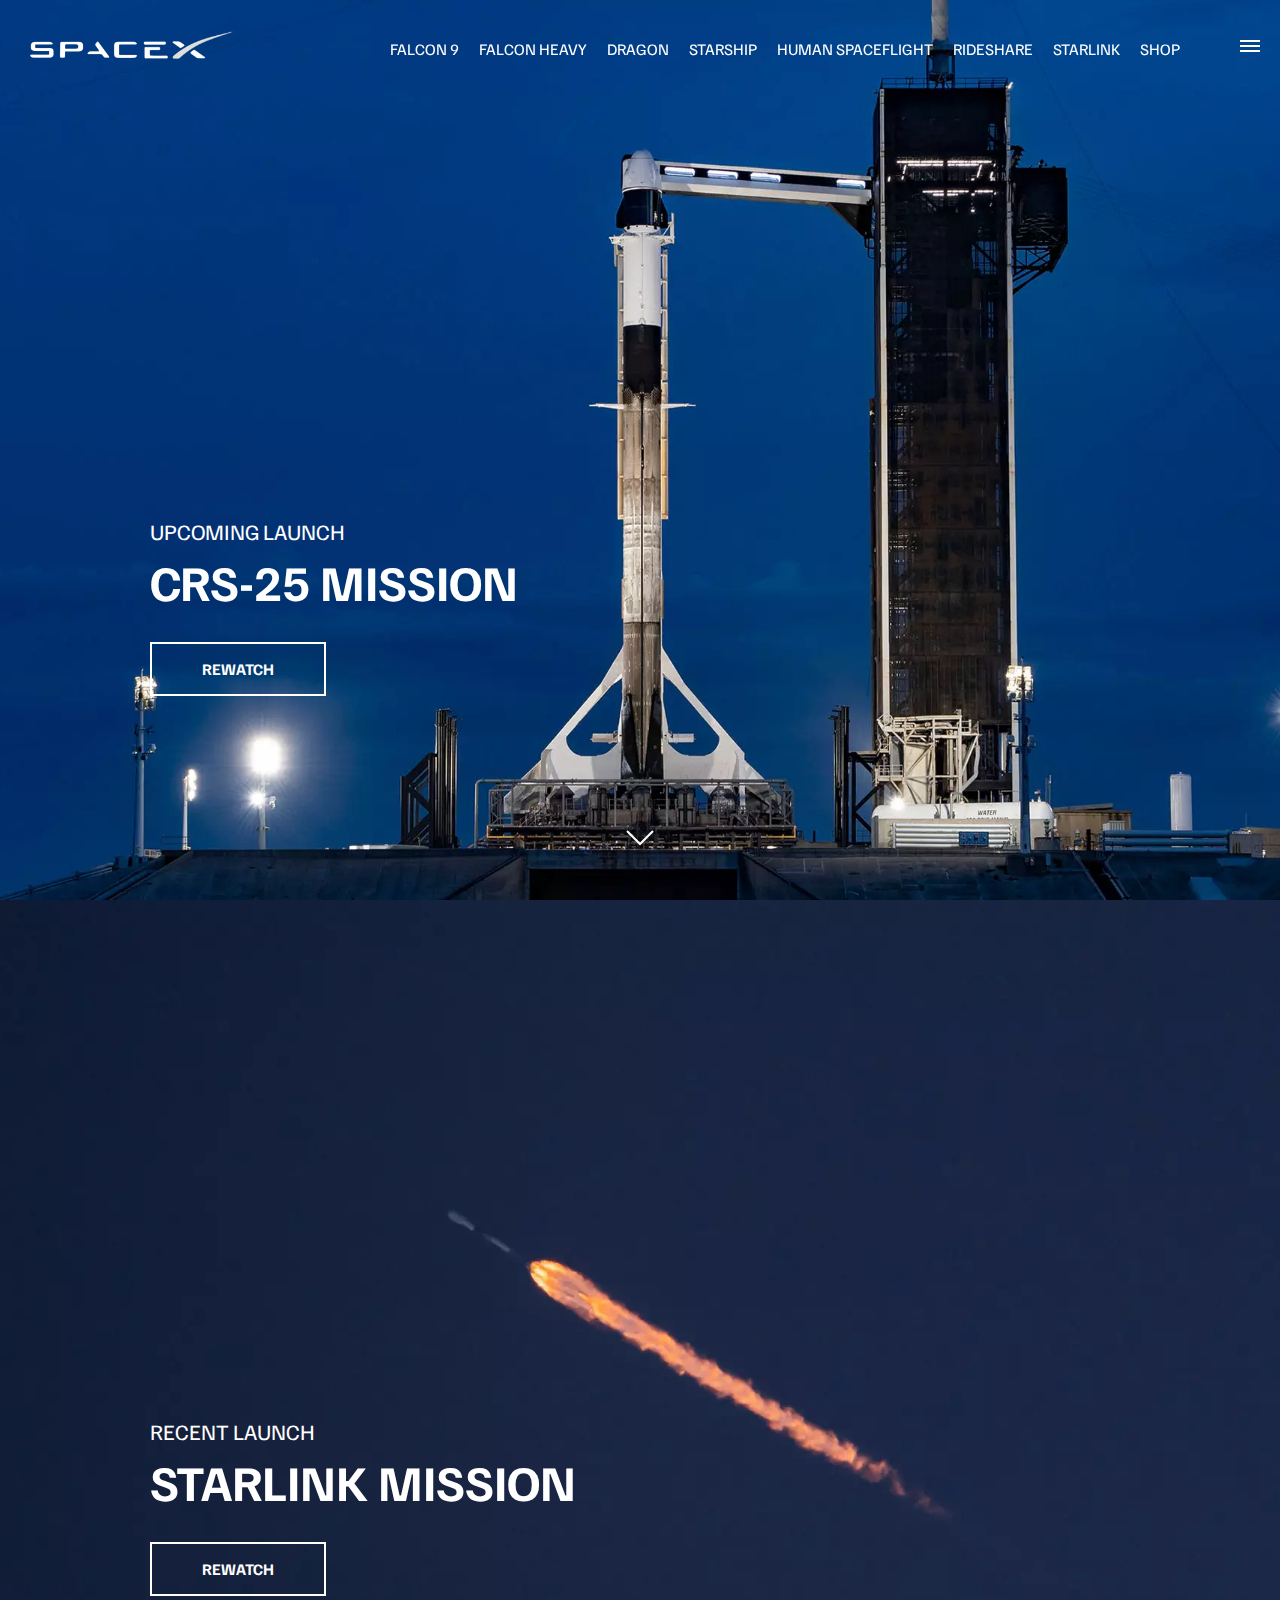
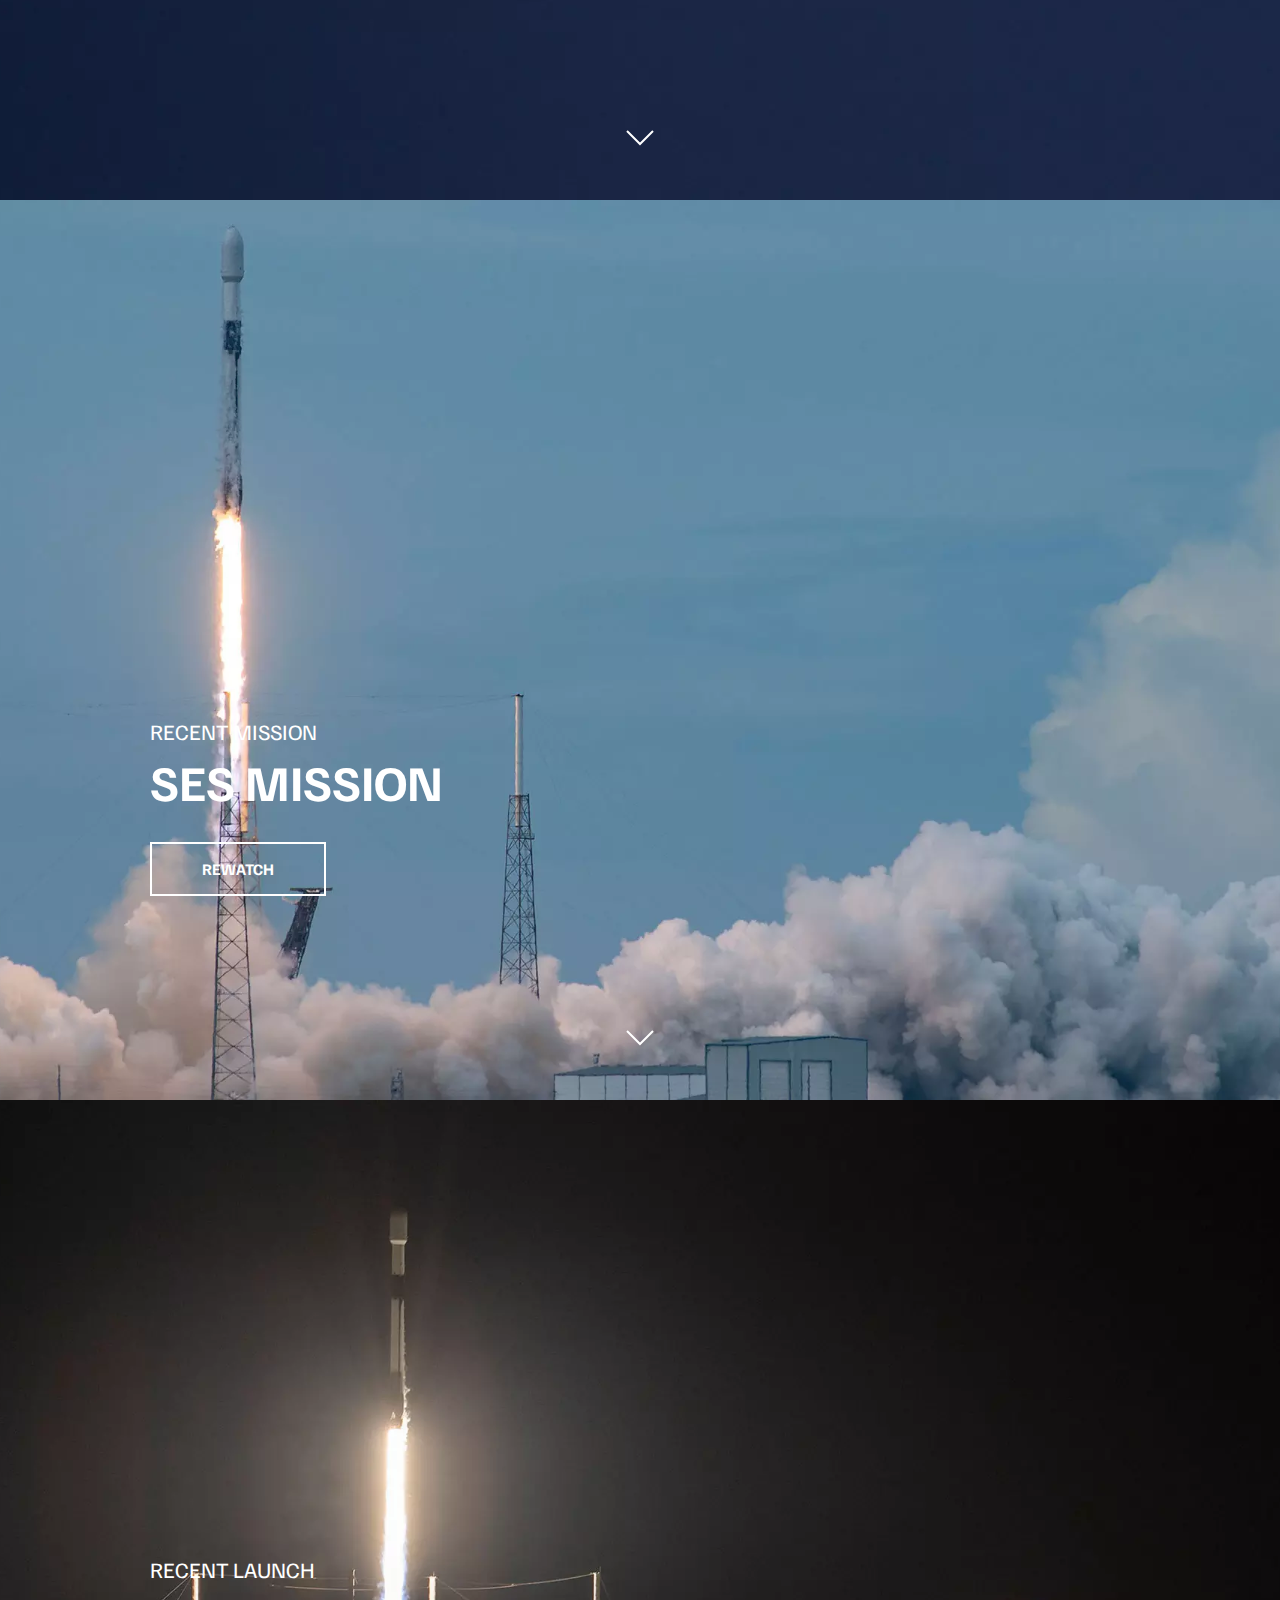
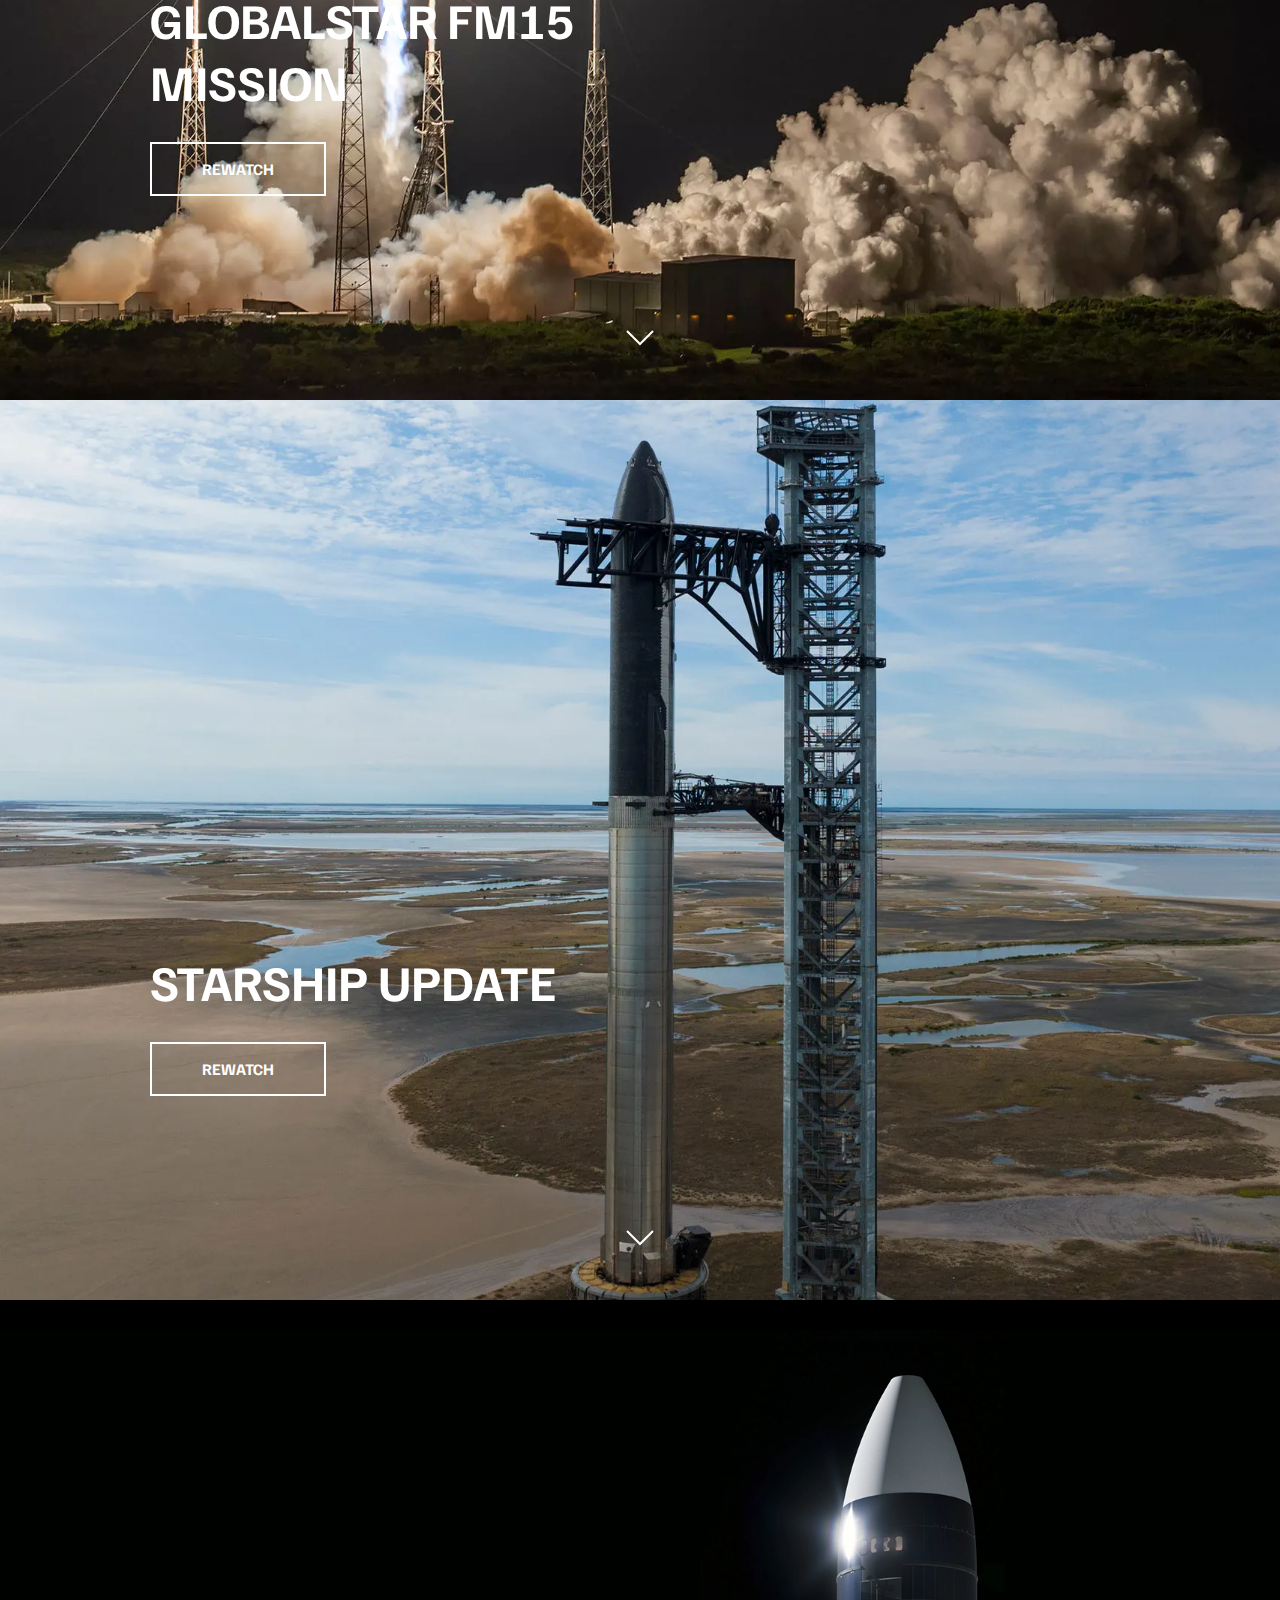
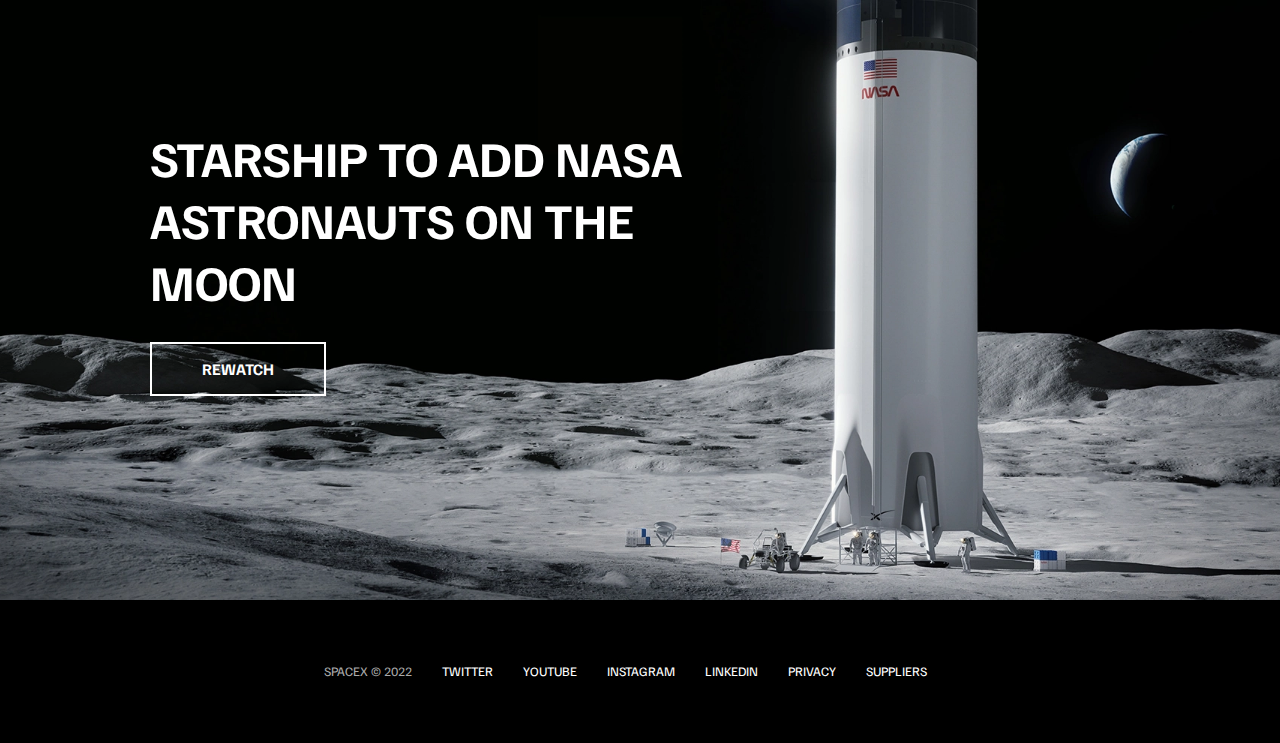
<file: index.html>
<!DOCTYPE html>
<html lang="en">
<head>
    <meta charset="UTF-8">
    <meta name="viewport" content="width=device-width, initial-scale=1.0">
    <link rel="stylesheet" href="style.css">
    <script src="script.js" defer></script>
    <title>SpaceX</title>
</head>
<body>
    <div id="overlay"></div>
    <div id="mobile-menu" class="mobile-main-menu">
        <ul>
            <li><a href="#">Mission</a></li>
            <li><a href="#">Launches</a></li>
            <li><a href="#">Careers</a></li>
            <li><a href="#">Updates</a></li>
            <li><a href="#">Shop</a></li>

            <li class="mobile-only"><a href="falcon9.html">Falcon 9</a></li>
            <li class="mobile-only"><a href="falcon-heavy.html">Falcon Heavy</a></li>
            <li class="mobile-only"><a href="dragon.html">Dragon</a></li>
            <li class="mobile-only"><a href="#">Starship</a></li>
            <li class="mobile-only"><a href="#">Human Spaceflight</a></li>
         </ul>
    </div>
    <header class="main-header">
        <div class="logo">
            <a href="index.html">
                <img src="img/logo.png" alt="SpaceX">
            </a>
        </div>
        <nav class="desktop-main-menu">
            <ul>
                <li><a href="falcon9.html">Falcon 9</a></li>
                <li><a href="falcon-heavy.html">Falcon Heavy</a></li>
                <li><a href="dragon.html">Dragon</a></li>
                <li><a href="#">Starship</a></li>
                <li><a href="#">Human Spaceflight</a></li>
                <li><a href="#">Rideshare</a></li>
                <li><a href="#">Starlink</a></li>
                <li><a href="#">Shop</a></li>
            </ul>
        </nav>
    </header>

    <!-- Hamburger Menu -->
    <button id="menu-btn" class="hamburger" type="button">
        <span class="hamburger-top"></span>
        <span class="hamburger-middle"></span>
        <span class="hamburger-bottom"></span>
    </button>
    
    <!-- Section A -->
    <section class="section-a">
        <div class="section-inner">
            <h4>Upcoming Launch</h4>
            <h2>CRS-25 Mission</h2>
            <a href="#" class="btn">
                <div class="hover"></div>
                <span>Rewatch</span>
            </a>
        </div>
        <div class="scroll-arrow">
            <svg width="30px" height="20px">
                <path
                    stroke="#ffffff"
                    fill="none"
                    stroke-width="2px"
                    d="M2.000, 5.000 L15.000, 18.000 L28.000, 5.000"
                ></path>
            </svg>
        </div>
    </section>

    <!-- Section B -->
    <section class="section-b">
        <div class="section-inner">
            <h4>Recent Launch</h4>
            <h2>Starlink Mission</h2>
            <a href="#" class="btn">
                <div class="hover"></div>
                <span>Rewatch</span>
            </a>
        </div>
        <div class="scroll-arrow">
            <svg width="30px" height="20px">
                <path
                    stroke="#ffffff"
                    fill="none"
                    stroke-width="2px"
                    d="M2.000, 5.000 L15.000, 18.000 L28.000, 5.000"
                ></path>
            </svg>
        </div>
    </section>

    <!-- Section C -->
    <section class="section-c">
        <div class="section-inner">
            <h4>Recent Mission</h4>
            <h2>SES Mission</h2>
            <a href="#" class="btn">
                <div class="hover"></div>
                <span>Rewatch</span>
            </a>
        </div>
        <div class="scroll-arrow">
            <svg width="30px" height="20px">
                <path
                    stroke="#ffffff"
                    fill="none"
                    stroke-width="2px"
                    d="M2.000, 5.000 L15.000, 18.000 L28.000, 5.000"
                ></path>
            </svg>
        </div>
    </section>

    <!-- Section D -->
    <section class="section-d">
        <div class="section-inner">
            <h4>Recent Launch</h4>
            <h2>Globalstar FM15 Mission</h2>
            <a href="#" class="btn">
                <div class="hover"></div>
                <span>Rewatch</span>
            </a>
        </div>
        <div class="scroll-arrow">
            <svg width="30px" height="20px">
                <path
                    stroke="#ffffff"
                    fill="none"
                    stroke-width="2px"
                    d="M2.000, 5.000 L15.000, 18.000 L28.000, 5.000"
                ></path>
            </svg>
        </div>
    </section>

    <!-- Section E -->
    <section class="section-e">
        <div class="section-inner">
            <h2>Starship Update</h2>
            <a href="#" class="btn">
                <div class="hover"></div>
                <span>Rewatch</span>
            </a>
        </div>
        <div class="scroll-arrow">
            <svg width="30px" height="20px">
                <path
                    stroke="#ffffff"
                    fill="none"
                    stroke-width="2px"
                    d="M2.000, 5.000 L15.000, 18.000 L28.000, 5.000"
                ></path>
            </svg>
        </div>
    </section>

    <!-- Section F -->
    <section class="section-f">
        <div class="section-inner">
            <h2>Starship to add NASA astronauts on the moon</h2>
            <a href="#" class="btn">
                <div class="hover"></div>
                <span>Rewatch</span>
            </a>
        </div>
    </section>

    <footer>
        <ul>
            <li>SpaceX &copy; 2022</li>
            <li><a href="#">Twitter</a></li>
            <li><a href="#">Youtube</a></li>
            <li><a href="#">Instagram</a></li>
            <li><a href="#">LinkedIn</a></li>
            <li><a href="#">Privacy</a></li>
            <li><a href="#">Suppliers</a></li>
        </ul>
    </footer>
</body>
</html>
</file>
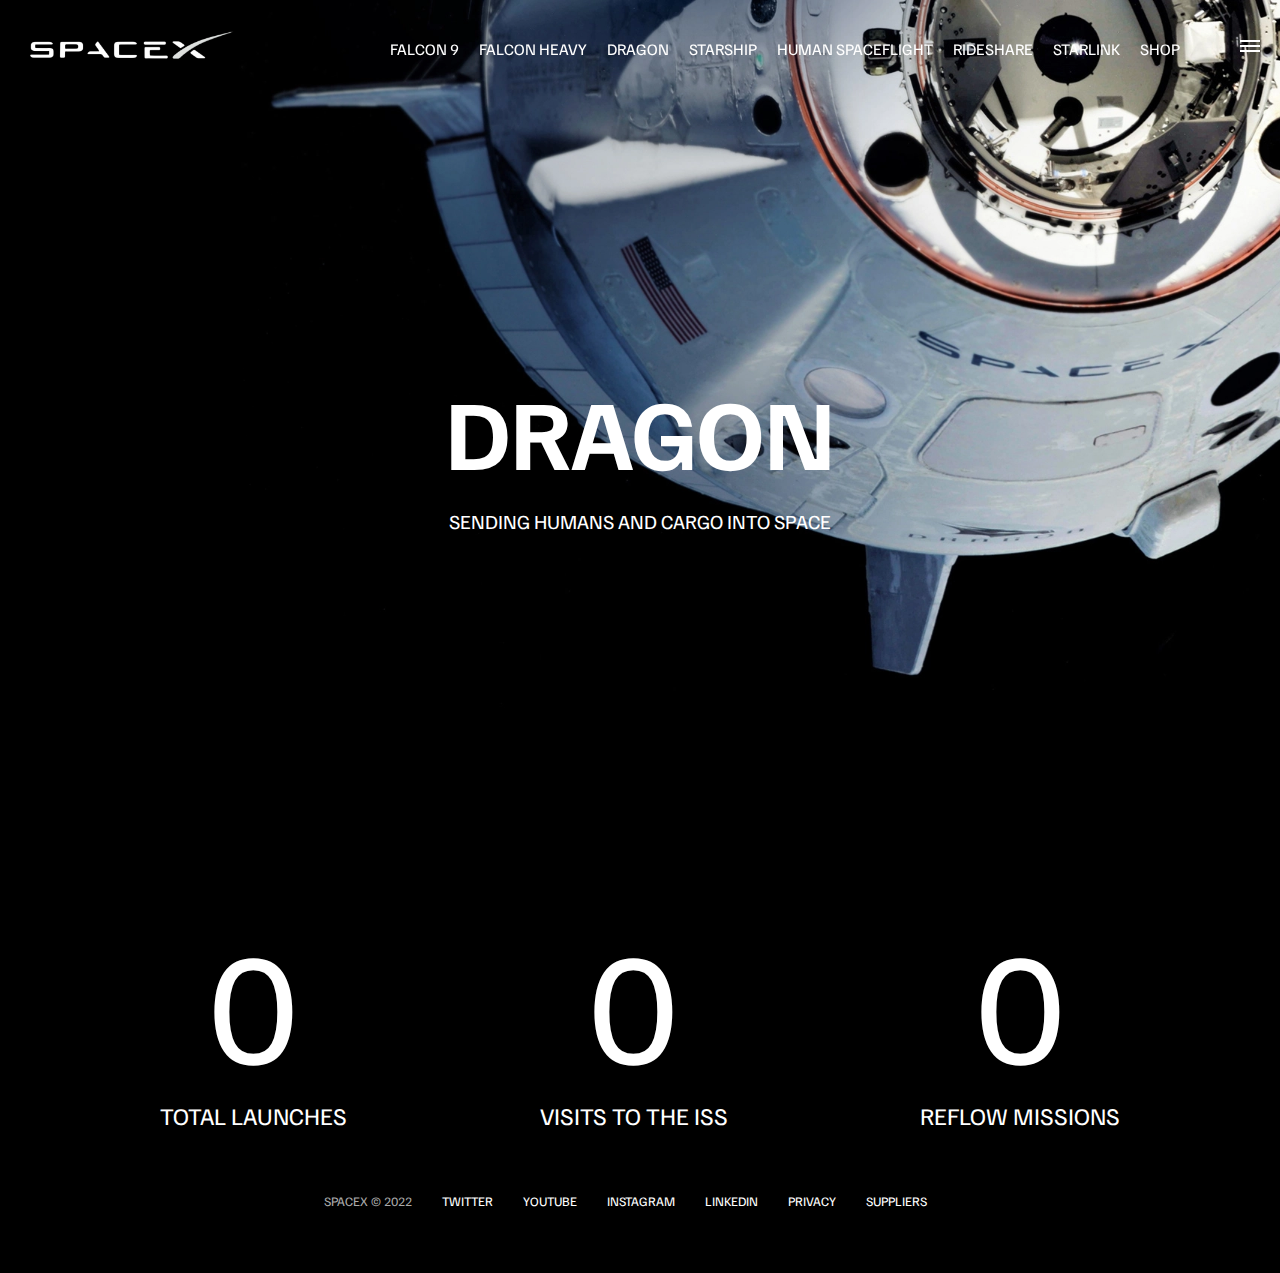
<file: dragon.html>
<!DOCTYPE html>
<html lang="en">
<head>
    <meta charset="UTF-8">
    <meta name="viewport" content="width=device-width, initial-scale=1.0">
    <link rel="stylesheet" href="style.css">
    <script src="script.js" defer></script>
    <title>SpaceX - Dragon</title>
</head>
<body>
    <div id="overlay"></div>
    <div id="mobile-menu" class="mobile-main-menu">
        <ul>
            <li><a href="#">Mission</a></li>
            <li><a href="#">Launches</a></li>
            <li><a href="#">Careers</a></li>
            <li><a href="#">Updates</a></li>
            <li><a href="#">Shop</a></li>

            <li class="mobile-only"><a href="falcon9.html">Falcon 9</a></li>
            <li class="mobile-only"><a href="falcon-heavy.html">Falcon Heavy</a></li>
            <li class="mobile-only"><a href="dragon.html">Dragon</a></li>
            <li class="mobile-only"><a href="#">Starship</a></li>
            <li class="mobile-only"><a href="#">Human Spaceflight</a></li>
         </ul>
    </div>
    <header class="main-header">
        <div class="logo">
            <a href="index.html">
                <img src="img/logo.png" alt="SpaceX">
            </a>
        </div>
        <nav class="desktop-main-menu">
            <ul>
                <li><a href="falcon9.html">Falcon 9</a></li>
                <li><a href="falcon-heavy.html">Falcon Heavy</a></li>
                <li><a href="dragon.html">Dragon</a></li>
                <li><a href="#">Starship</a></li>
                <li><a href="#">Human Spaceflight</a></li>
                <li><a href="#">Rideshare</a></li>
                <li><a href="#">Starlink</a></li>
                <li><a href="#">Shop</a></li>
            </ul>
        </nav>
    </header>

    <!-- Hamburger Menu -->
    <button id="menu-btn" class="hamburger" type="button">
        <span class="hamburger-top"></span>
        <span class="hamburger-middle"></span>
        <span class="hamburger-bottom"></span>
    </button>
    
    <section class="section-animate bg-dragon">

    </section>
    <div class="section-inner-center">
        <h3>Dragon</h3>
        <p>Sending humans and cargo into space</p>
    </div>
    
    <div class="stats">
        <div>
            <span class="counter" data-target="34">0</span>
            <h4>Total Launches</h4>
        </div>
        <div>
            <span class="counter" data-target="31">0</span>
            <h4>Visits to the ISS</h4>
        </div>
        <div>
            <span class="counter" data-target="13">0</span>
            <h4>Reflow Missions</h4>
        </div>
    </div>

    <footer>
        <ul>
            <li>SpaceX &copy; 2022</li>
            <li><a href="#">Twitter</a></li>
            <li><a href="#">Youtube</a></li>
            <li><a href="#">Instagram</a></li>
            <li><a href="#">LinkedIn</a></li>
            <li><a href="#">Privacy</a></li>
            <li><a href="#">Suppliers</a></li>
        </ul>
    </footer>
</body>
</html>
</file>
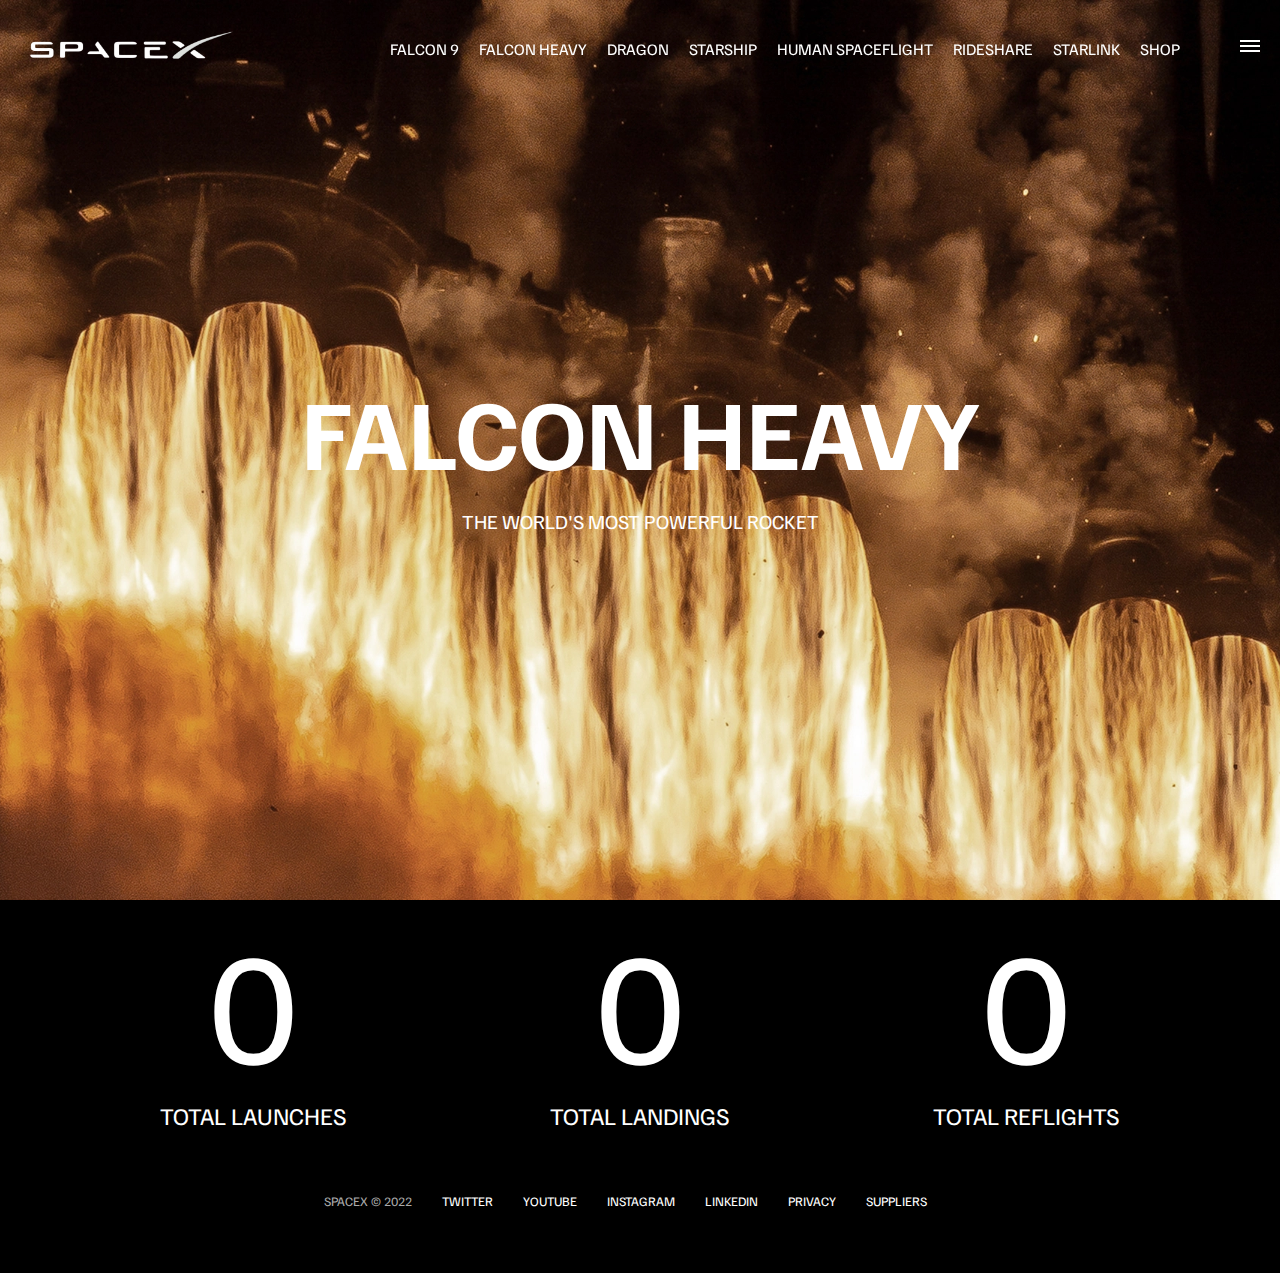
<file: falcon-heavy.html>
<!DOCTYPE html>
<html lang="en">
<head>
    <meta charset="UTF-8">
    <meta name="viewport" content="width=device-width, initial-scale=1.0">
    <link rel="stylesheet" href="style.css">
    <script src="script.js" defer></script>
    <title>SpaceX - Falcon Heavy</title>
</head>
<body>
    <div id="overlay"></div>
    <div id="mobile-menu" class="mobile-main-menu">
        <ul>
            <li><a href="#">Mission</a></li>
            <li><a href="#">Launches</a></li>
            <li><a href="#">Careers</a></li>
            <li><a href="#">Updates</a></li>
            <li><a href="#">Shop</a></li>

            <li class="mobile-only"><a href="falcon9.html">Falcon 9</a></li>
            <li class="mobile-only"><a href="falcon-heavy.html">Falcon Heavy</a></li>
            <li class="mobile-only"><a href="dragon.html">Dragon</a></li>
            <li class="mobile-only"><a href="#">Starship</a></li>
            <li class="mobile-only"><a href="#">Human Spaceflight</a></li>
         </ul>
    </div>
    <header class="main-header">
        <div class="logo">
            <a href="index.html">
                <img src="img/logo.png" alt="SpaceX">
            </a>
        </div>
        <nav class="desktop-main-menu">
            <ul>
                <li><a href="falcon9.html">Falcon 9</a></li>
                <li><a href="falcon-heavy.html">Falcon Heavy</a></li>
                <li><a href="dragon.html">Dragon</a></li>
                <li><a href="#">Starship</a></li>
                <li><a href="#">Human Spaceflight</a></li>
                <li><a href="#">Rideshare</a></li>
                <li><a href="#">Starlink</a></li>
                <li><a href="#">Shop</a></li>
            </ul>
        </nav>
    </header>

    <!-- Hamburger Menu -->
    <button id="menu-btn" class="hamburger" type="button">
        <span class="hamburger-top"></span>
        <span class="hamburger-middle"></span>
        <span class="hamburger-bottom"></span>
    </button>
    
    <section class="section-animate bg-falcon-heavy">

    </section>
    <div class="section-inner-center">
        <h3>Falcon Heavy</h3>
        <p>The world's most powerful rocket</p>
    </div>
    
    <div class="stats">
        <div>
            <span class="counter" data-target="3">0</span>
            <h4>Total Launches</h4>
        </div>
        <div>
            <span class="counter" data-target="7">0</span>
            <h4>Total Landings</h4>
        </div>
        <div>
            <span class="counter" data-target="4">0</span>
            <h4>Total Reflights</h4>
        </div>
    </div>

    <footer>
        <ul>
            <li>SpaceX &copy; 2022</li>
            <li><a href="#">Twitter</a></li>
            <li><a href="#">Youtube</a></li>
            <li><a href="#">Instagram</a></li>
            <li><a href="#">LinkedIn</a></li>
            <li><a href="#">Privacy</a></li>
            <li><a href="#">Suppliers</a></li>
        </ul>
    </footer>
</body>
</html>
</file>
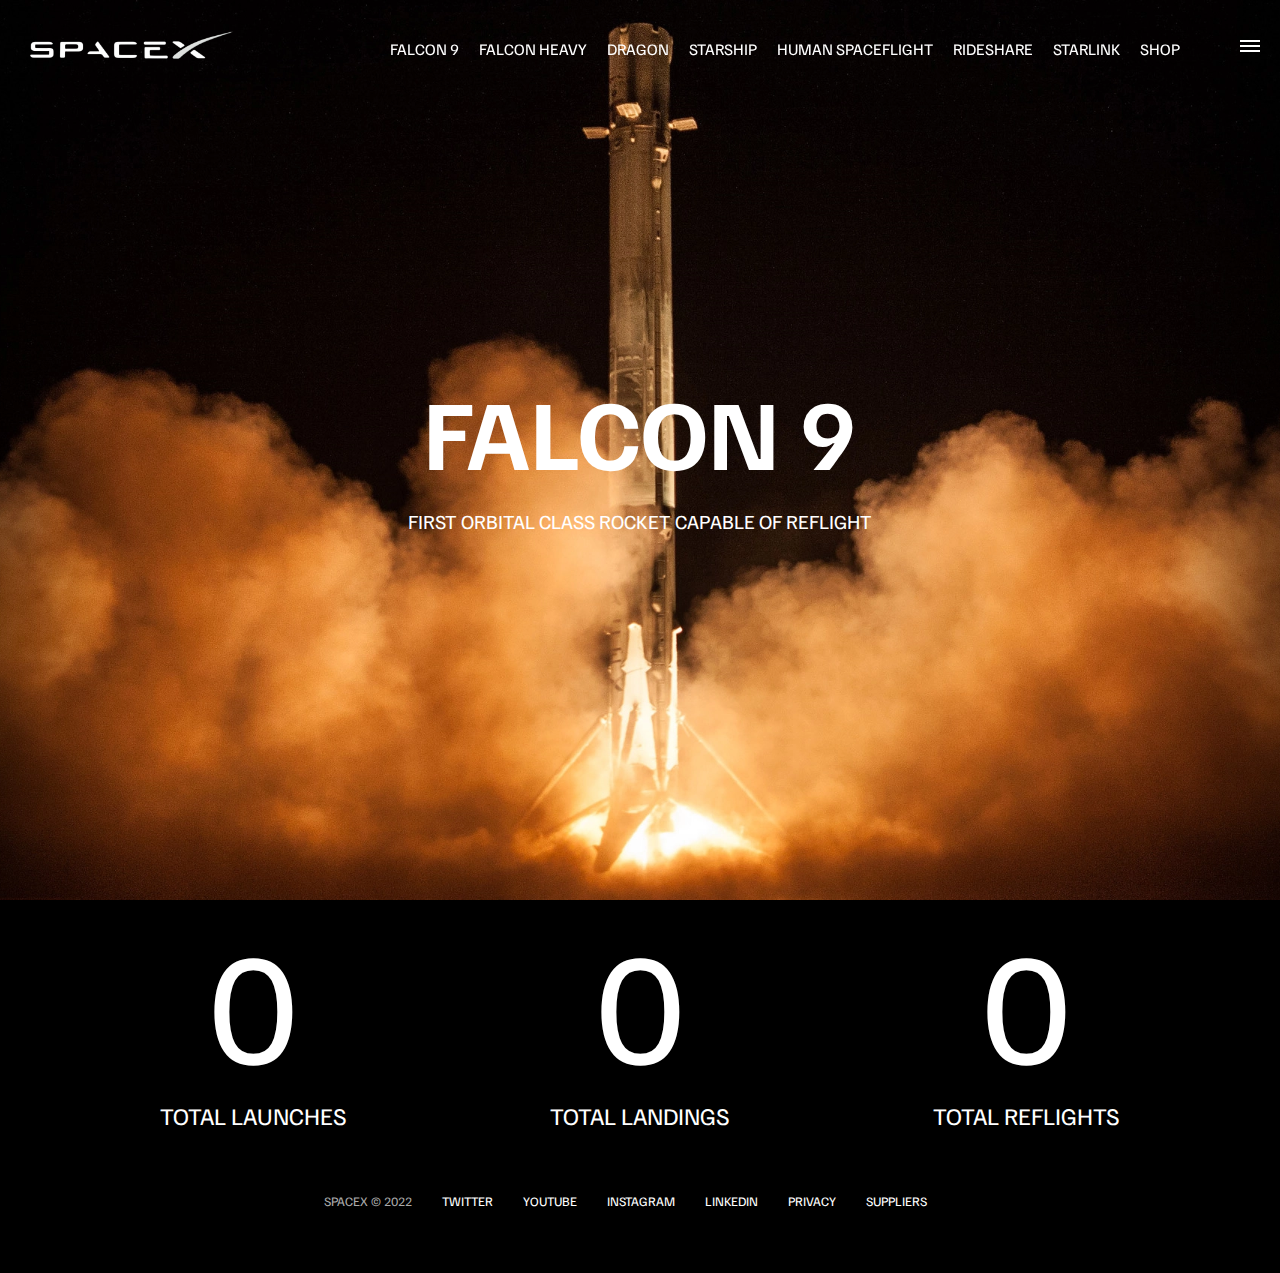
<file: falcon9.html>
<!DOCTYPE html>
<html lang="en">
<head>
    <meta charset="UTF-8">
    <meta name="viewport" content="width=device-width, initial-scale=1.0">
    <link rel="stylesheet" href="style.css">
    <script src="script.js" defer></script>
    <title>SpaceX - Falcon 9</title>
</head>
<body>
    <div id="overlay"></div>
    <div id="mobile-menu" class="mobile-main-menu">
        <ul>
            <li><a href="#">Mission</a></li>
            <li><a href="#">Launches</a></li>
            <li><a href="#">Careers</a></li>
            <li><a href="#">Updates</a></li>
            <li><a href="#">Shop</a></li>

            <li class="mobile-only"><a href="falcon9.html">Falcon 9</a></li>
            <li class="mobile-only"><a href="falcon-heavy.html">Falcon Heavy</a></li>
            <li class="mobile-only"><a href="dragon.html">Dragon</a></li>
            <li class="mobile-only"><a href="#">Starship</a></li>
            <li class="mobile-only"><a href="#">Human Spaceflight</a></li>
         </ul>
    </div>
    <header class="main-header">
        <div class="logo">
            <a href="index.html">
                <img src="img/logo.png" alt="SpaceX">
            </a>
        </div>
        <nav class="desktop-main-menu">
            <ul>
                <li><a href="falcon9.html">Falcon 9</a></li>
                <li><a href="falcon-heavy.html">Falcon Heavy</a></li>
                <li><a href="dragon.html">Dragon</a></li>
                <li><a href="#">Starship</a></li>
                <li><a href="#">Human Spaceflight</a></li>
                <li><a href="#">Rideshare</a></li>
                <li><a href="#">Starlink</a></li>
                <li><a href="#">Shop</a></li>
            </ul>
        </nav>
    </header>

    <!-- Hamburger Menu -->
    <button id="menu-btn" class="hamburger" type="button">
        <span class="hamburger-top"></span>
        <span class="hamburger-middle"></span>
        <span class="hamburger-bottom"></span>
    </button>
    
    <section class="section-animate bg-falcon-9">

    </section>
    <div class="section-inner-center">
        <h3>Falcon 9</h3>
        <p>First orbital class rocket capable of reflight</p>
    </div>
    
    <div class="stats">
        <div>
            <span class="counter" data-target="3">0</span>
            <h4>Total Launches</h4>
        </div>
        <div>
            <span class="counter" data-target="7">0</span>
            <h4>Total Landings</h4>
        </div>
        <div>
            <span class="counter" data-target="4">0</span>
            <h4>Total Reflights</h4>
        </div>
    </div>

    <footer>
        <ul>
            <li>SpaceX &copy; 2022</li>
            <li><a href="#">Twitter</a></li>
            <li><a href="#">Youtube</a></li>
            <li><a href="#">Instagram</a></li>
            <li><a href="#">LinkedIn</a></li>
            <li><a href="#">Privacy</a></li>
            <li><a href="#">Suppliers</a></li>
        </ul>
    </footer>
</body>
</html>
</file>
<file: style.css>
@import url('https://fonts.googleapis.com/css2?family=Familjen+Grotesk:wght@400;600;700&family=Open+Sans:wght@400;600;700&display=swap');

*, *::before, *::after {
    margin: 0;
    padding: 0;
    box-sizing: border-box;
}


body {
    font-family: 'Familjen Grotesk', sans-serif;
    background: #000;
    color: #fff;
}

a {
    text-decoration: none;
    color: #fff;
}

ul {
    list-style: none;
}

/* Header/Navbar */
.main-header {
    position: fixed;
    top: 0;
    left: 0;
    width: 100%;
    z-index: 3;
    display: flex;
    justify-content: space-between;
    align-items: center;
    text-transform: uppercase;
    height: 100px;
    padding: 0 30px;
}

/* Logo */
.logo {
    width: 210px;
    height: auto;
}

.logo img {
    width: 100%;
    height: auto;
    display: block;
}

/* Desktop Menu */
.desktop-main-menu {
    margin-right: 50px;
}

.desktop-main-menu ul {
    display: flex;
}

.desktop-main-menu ul li {
    position: relative;
    margin-right: 20px;
    padding-bottom: 2px;
}

.desktop-main-menu ul li a::after {
    content: "";
    position: absolute;
    bottom: 0;
    left: 0;
    width: 100%;
    height: 1px;
    background: #fff;
    transform: scaleX(0);
    transition: transform 0.6s cubic-bezier(0.19, 1, 0.22, 1);
    transform-origin: right center;
}

.desktop-main-menu ul li a:hover::after {
    transform: scaleX(1);
    transform-origin: left center;
    transition-duration: 0.4s;
}

/* Sections */
section {
    height: 100vh;
    position: relative;
    background-position: center;
    background-repeat: no-repeat;
    background-size: cover;
    text-transform: uppercase;
}

.section-inner {
    position: absolute;
    bottom: 200px;
    left: 150px;
    max-width: 560px;
}

.section-inner h4 {
    font-size: 22px;
    margin-bottom: 5px;
    font-weight: 300;
    animation: fadeInUp 2s ease-in-out;
}

.section-inner h2 {
    font-size: 50px;
    font-weight: 700;
    margin-bottom: 20px;
    animation: fadeInUp 2s ease-in-out 0.2s;
    animation-fill-mode: both;
}

.section-inner a {
    animation: fadeInUp 2s ease-in-out 0.4s;
    animation-fill-mode: both;
}

/* Background images */
.section-a {
    background-image: url(img/section-a.webp);
}

.section-b {
    background-image: url(img/section-b.webp);
}

.section-c {
    background-image: url(img/section-c.webp);
}

.section-d {
    background-image: url(img/section-d.webp);
}

.section-e {
    background-image: url(img/section-e.webp);
}

.section-f {
    background-image: url(img/section-f.webp);
}

.btn {
    position: relative;
    display: inline-block;
    cursor: pointer;
    text-align: center;
    margin-top: 10px;
    min-width: 130px;
    padding: 15px 50px;
    border: 2px solid #fff;
    font-weight: bold;
    text-transform: uppercase;
    overflow: hidden;
    z-index: 2;

}

.btn:hover span {
    color: #000;
}

.btn .hover {
    position: absolute;
    top: 0;
    left: 0;
    width: 100%;
    height: 100%;
    background-color: #fff;
    color: #fff;
    z-index: -1;
    transform: translateY(100%);
    transition: transform 0.6s cubic-bezier(0.19, 1, 0.22, 1);
}

.btn:hover .hover {
    transform: translateY(0);
}

.scroll-arrow {
    position: absolute;
    bottom: 50px;
    left: 50%;
    transform: translateX(-50%);
    animation: fadeBounce 5s infinite;
}

/* Footer */

footer {
    position: relative;
    padding: 55px 0;
}

footer ul {
    display: flex;
    align-items: center;
    justify-content: center;
    flex-wrap: wrap;
}

footer ul li {
    margin-right: 30px;
    color: #aaa;
    text-transform: uppercase;
    font-size: 13px;
    line-height: 2.5;
}

footer ul li a {
    color: #fff;
    transition: color 0.6s;
}

footer ul li a:hover {
    color: #aaa;
}

/* Hamburger Menu */
.hamburger {
    position: fixed;
    top: 40px;
    right: 20px;
    width: 20px;
    height: 20px;
    z-index: 10;
    cursor: pointer;
    border: none;
    background: none;
}

.hamburger-top,
.hamburger-middle,
.hamburger-bottom {
    position: absolute;
    width: 20px;
    height: 2px;
    top: 0;
    left: 0;
    background: #fff;
    transition: all 0.5s;
}

.hamburger-middle {
    transform: translateY(5px);
}

.hamburger-bottom {
    transform: translateY(10px);
}

/* Transition hamburger to X when open */

.open .hamburger-middle {
    display: none;
}

.open .hamburger-top {
    transform: rotate(45deg) translateY(6px) translateX(6px);
}

.open .hamburger-bottom {
    transform: rotate(-45deg) translateY(6px) translateX(-6px);
}

/* Overlay Show */
.overlay-show {
    position: fixed;
    top: 0;
    left: 0;
    width: 100%;
    height: 100%;
    background-color: rgba(0, 0, 0, 0.5);
    z-index: 3;
}

/* Stop body scroll */
.stop-scrolling {
    overflow: hidden;
}

/* Hide mobile menu items */
.mobile-only {
    display: none;
}

/* Mobile menu */
.mobile-main-menu {
    position: fixed;
    background: #000;
    z-index: 4;
    top: 0;
    right: 0;
    width: 350px;
    height: 100%;
    display: flex;
    justify-content: center;
    align-items: center;
    transform: translateX(100%);
    transition: transform 0.6s cubic-bezier(0.19,1, 0.22, 1);
}

/* Bring menu from right */
.show-menu {
    transform: translateX(0);
}

.mobile-main-menu ul {
    display: flex;
    flex-direction: column;
    justify-content: center;
    align-items: end;
    width: 100%;
    padding: 50px;
}

.mobile-main-menu ul li {
    margin-bottom: 20px;
    font-size: 18px;
    text-transform: uppercase;
    border-bottom: 1px #555 dotted;
    width: 100%;
    text-align: right;
    padding-bottom: 8px;
}

.mobile-main-menu ul li a {
    color: #fff;
    transition: color 0.6s;
}

.mobile-main-menu ul li a:hover {
    color: #aaa;
}

/* Inner Pages */
.bg-falcon-9 {
    background-image: url(img/falcon-9.webp);
}

.bg-falcon-heavy {
    background-image: url(img/falcon-heavy.webp);
}

.bg-dragon {
    background-image: url(img/dragon.webp);
}

.section-animate {
    animation: fadeIn 2s ease-in-out;
}

.section-inner-center {
    position: absolute;
    top: 50%;
    left: 50%;
    transform: translate(-50%, -50%);
    text-transform: uppercase;
    text-align: center;
    width: 80%;
}

.section-inner-center h3 {
    font-size: 100px;
    margin-bottom: 15px;
    animation: fadeInUp 0.5s ease-in-out;
    animation-fill-mode: both;
}

.section-inner-center p {
    font-size: 20px;
    animation: fadeInUp 0.5s ease-in-out 0.2s;
    animation-fill-mode: both;
}

/* Stats */
.stats {
    max-width: 960px;
    margin: 0 auto;
    display: flex;
    align-items: center;
    justify-content: space-between;
    text-transform: uppercase;
    text-align: center;
}

.stats div span {
    font-size: 160px;
}

.stats div h4 {
    font-size: 24px;
    font-weight: 300;
}

/* Animations */

@keyframes fadeInUp {
    0% {
        opacity: 0;
        transform: translateY(140px);

    }

    100% {
        opacity: 1;
        transform: translateY(0);
    }
}

@keyframes fadeIn {
    0% {
        opacity: 0;
    }

    100% {
        opacity: 1;
    }
}

@keyframes fadeBounce {
    0%,
    20%,
    50%,
    80%,
    100% {
        opacity: 0;
        transform: translateY(-20px);
    }

    40% {
        opacity: 1;
        transform: translateY(0);
    }
}

/* Media Queries */

@media(max-width: 600px) {
    .section-inner {
        bottom: 75px;
        left: 20px;
    }
    
    .section-inner-center h3 {
        font-size: 50px;
    }

    .section-inner-center h3 {
        font-size: 75px;
    }

    .section-inner h2 {
        font-size: 40px;
    }

    footer ul li:first-child {
        top: 30px;
        left: 50%;
        transform: translate(-50%, -50%);
        position: absolute;
    }

    footer ul li {
        margin-right: 15px;
    }

    .logo {
        margin: auto;
        width: 150px;
    }

    /* Stats */
    .stats {
        flex-direction: column;
    }

    .stats div {
        margin-bottom: 20px;
    }
}

@media(max-width: 960px) {
    .desktop-main-menu {
        display: none;
    }

    .section-inner-center h3 {
        font-size: 75px;
    }

    .mobile-only {
        display: block;
    }
}
</file>
